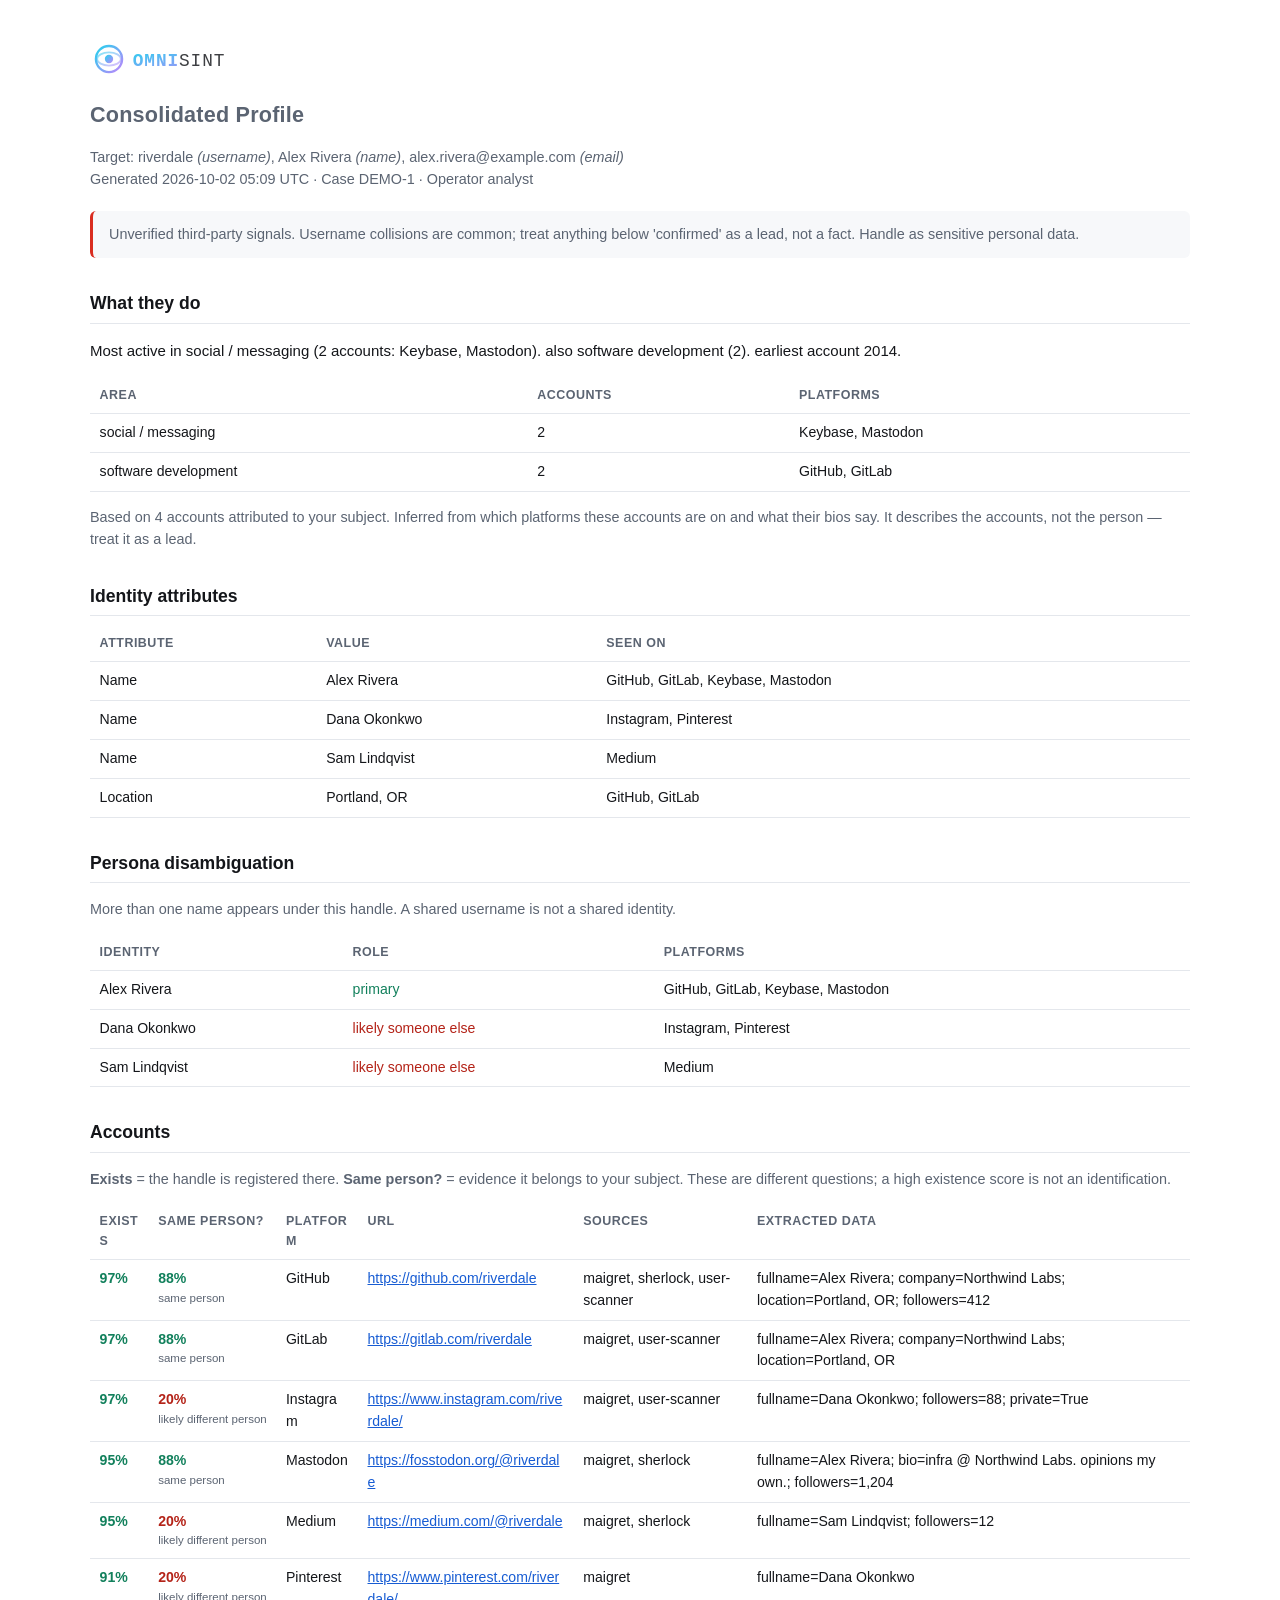
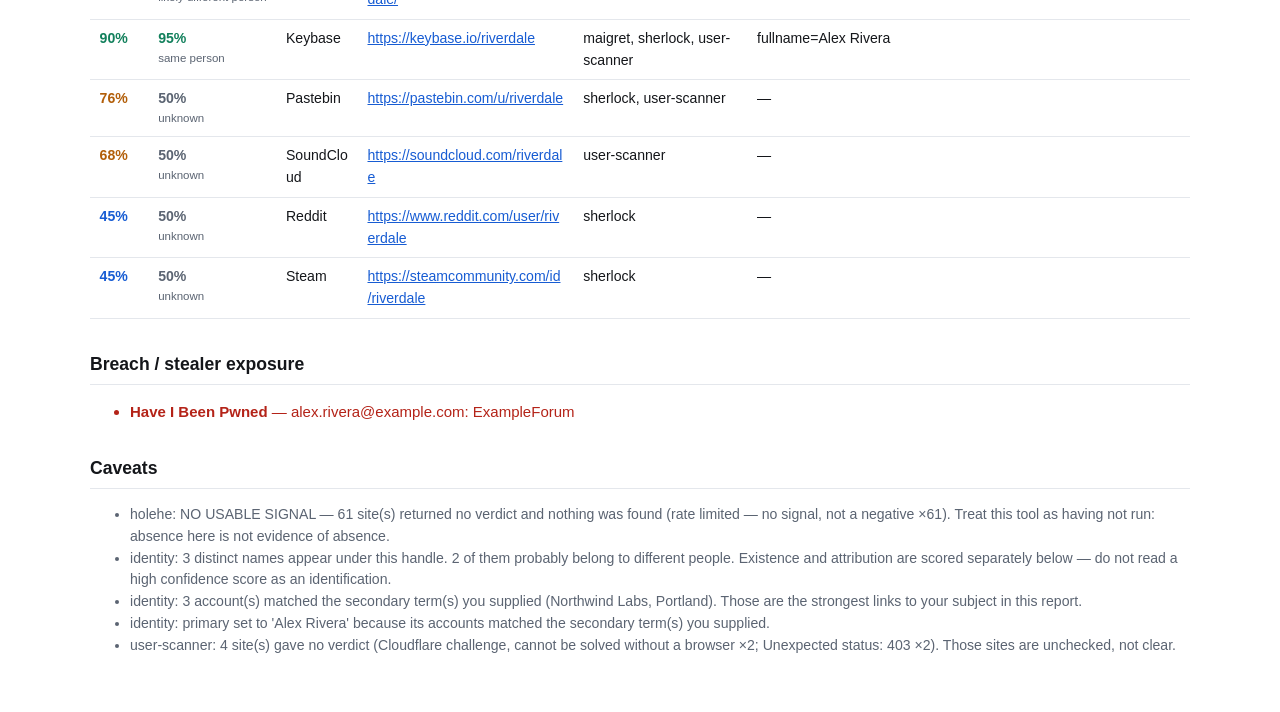
<file: examples/sample-report.html>
<!doctype html><meta charset="utf-8">
<title>Omnisint — riverdale, Alex Rivera, alex.rivera@example.com</title>
<style>
:root{--bg:#fff;--fg:#14161a;--mut:#5b6472;--line:#e4e7ec;--card:#f7f8fa}
@media(prefers-color-scheme:dark){:root{--bg:#0f1115;--fg:#e6e9ef;--mut:#98a2b3;--line:#242833;--card:#161923}}
body{background:var(--bg);color:var(--fg);font:15px/1.55 -apple-system,BlinkMacSystemFont,"Segoe UI",Inter,sans-serif;margin:0;padding:2.5rem 1.25rem;max-width:1100px;margin-inline:auto}
h1{font-size:1.6rem;margin:0 0 .3rem} h2{font-size:1.1rem;margin:2rem 0 .6rem;border-bottom:1px solid var(--line);padding-bottom:.35rem}
.meta{color:var(--mut);font-size:.9rem}
.note{background:var(--card);border-left:3px solid #d92d20;padding:.8rem 1rem;border-radius:6px;margin:1.25rem 0;color:var(--mut);font-size:.9rem}
table{width:100%;border-collapse:collapse;font-size:.88rem}
th,td{text-align:left;padding:.5rem .6rem;border-bottom:1px solid var(--line);vertical-align:top;word-break:break-word}
th{color:var(--mut);font-weight:600;font-size:.78rem;text-transform:uppercase;letter-spacing:.04em}
td.c{font-variant-numeric:tabular-nums;font-weight:700}
tr.confirmed td.c{color:#12805c} tr.probable td.c{color:#b25e09} tr.possible td.c{color:#175cd3} tr.weak td.c{color:var(--mut)}
td.a{font-variant-numeric:tabular-nums;font-weight:600;white-space:nowrap}
td.a .al{display:block;font-weight:400;font-size:.72rem;color:var(--mut)}
.same,td.a.same{color:#12805c} .diff,td.a.diff{color:#b42318} .unk,td.a.unk{color:var(--mut)}
a{color:#175cd3} ul.breach li{color:#b42318} ul.warn li{color:var(--mut);font-size:.88rem}
.wrap{overflow-x:auto}
.brand{margin:0 0 1.25rem} .brand svg{display:block;max-width:100%;height:auto}
h1{font-size:1.35rem;color:var(--mut);font-weight:600;letter-spacing:.01em}
</style>
<header class="brand"><svg viewBox="0 0 420 64" height="38" role="img" aria-label="Omnisint"
     xmlns="http://www.w3.org/2000/svg">
  <defs>
    <linearGradient id="og" x1="0" y1="0" x2="1" y2="1">
      <stop offset="0%" stop-color="#22d3ee"/>
      <stop offset="100%" stop-color="#c084fc"/>
    </linearGradient>
  </defs>
  <circle cx="32" cy="32" r="22" fill="none" stroke="url(#og)" stroke-width="4"/>
  <ellipse cx="32" cy="32" rx="20" ry="11" fill="none"
           stroke="url(#og)" stroke-width="3" opacity=".55"/>
  <circle cx="32" cy="32" r="7" fill="url(#og)"/>
  <text x="72" y="43" font-family="ui-monospace,SFMono-Regular,Menlo,monospace"
        font-size="30" letter-spacing="1.5">
    <tspan font-weight="700" fill="url(#og)">OMNI</tspan><tspan
       font-weight="400" fill="currentColor" opacity=".82">SINT</tspan>
  </text>
</svg></header>
<h1>Consolidated Profile</h1>
<p class="meta">Target: riverdale <em>(username)</em>, Alex Rivera <em>(name)</em>, alex.rivera@example.com <em>(email)</em><br>Generated 2026-10-02 05:09 UTC
 · Case DEMO-1 · Operator analyst</p>
<div class="note">Unverified third-party signals. Username collisions are common; treat anything below &#x27;confirmed&#x27; as a lead, not a fact. Handle as sensitive personal data.</div>
<h2>What they do</h2>
<p>Most active in social / messaging (2 accounts: Keybase, Mastodon). also software development (2). earliest account 2014.</p>
<div class="wrap"><table><tr><th>Area</th><th>Accounts</th><th>Platforms</th></tr>
<tr><td>social / messaging</td><td>2</td><td>Keybase, Mastodon</td></tr><tr><td>software development</td><td>2</td><td>GitHub, GitLab</td></tr>
</table></div>
<p class="meta">Based on 4 accounts attributed to your subject. Inferred from which platforms these accounts are on and what their bios say. It describes the accounts, not the person — treat it as a lead.</p>
<h2>Identity attributes</h2>
<div class="wrap"><table><tr><th>Attribute</th><th>Value</th><th>Seen on</th></tr>
<tr><td>Name</td><td>Alex Rivera</td><td>GitHub, GitLab, Keybase, Mastodon</td></tr><tr><td>Name</td><td>Dana Okonkwo</td><td>Instagram, Pinterest</td></tr><tr><td>Name</td><td>Sam Lindqvist</td><td>Medium</td></tr><tr><td>Location</td><td>Portland, OR</td><td>GitHub, GitLab</td></tr></table></div>
<h2>Persona disambiguation</h2><p class="meta">More than one name appears under this handle. A shared username is not a shared identity.</p><div class='wrap'><table><tr><th>Identity</th><th>Role</th><th>Platforms</th></tr><tr><td>Alex Rivera</td><td class="same">primary</td><td>GitHub, GitLab, Keybase, Mastodon</td></tr><tr><td>Dana Okonkwo</td><td class="diff">likely someone else</td><td>Instagram, Pinterest</td></tr><tr><td>Sam Lindqvist</td><td class="diff">likely someone else</td><td>Medium</td></tr></table></div>
<h2>Accounts</h2>
<p class="meta"><strong>Exists</strong> = the handle is registered there.
<strong>Same person?</strong> = evidence it belongs to your subject. These are
different questions; a high existence score is not an identification.</p>
<div class="wrap"><table>
<tr><th>Exists</th><th>Same person?</th><th>Platform</th><th>URL</th><th>Sources</th><th>Extracted data</th></tr>
<tr class="confirmed"><td class="c">97%</td><td class="a same">88%<span class="al">same person</span></td><td>GitHub</td><td><a href="https://github.com/riverdale" rel="noreferrer noopener">https://github.com/riverdale</a></td><td>maigret, sherlock, user-scanner</td><td>fullname=Alex Rivera; company=Northwind Labs; location=Portland, OR; followers=412</td></tr><tr class="confirmed"><td class="c">97%</td><td class="a same">88%<span class="al">same person</span></td><td>GitLab</td><td><a href="https://gitlab.com/riverdale" rel="noreferrer noopener">https://gitlab.com/riverdale</a></td><td>maigret, user-scanner</td><td>fullname=Alex Rivera; company=Northwind Labs; location=Portland, OR</td></tr><tr class="confirmed"><td class="c">97%</td><td class="a diff">20%<span class="al">likely different person</span></td><td>Instagram</td><td><a href="https://www.instagram.com/riverdale/" rel="noreferrer noopener">https://www.instagram.com/riverdale/</a></td><td>maigret, user-scanner</td><td>fullname=Dana Okonkwo; followers=88; private=True</td></tr><tr class="confirmed"><td class="c">95%</td><td class="a same">88%<span class="al">same person</span></td><td>Mastodon</td><td><a href="https://fosstodon.org/@riverdale" rel="noreferrer noopener">https://fosstodon.org/@riverdale</a></td><td>maigret, sherlock</td><td>fullname=Alex Rivera; bio=infra @ Northwind Labs. opinions my own.; followers=1,204</td></tr><tr class="confirmed"><td class="c">95%</td><td class="a diff">20%<span class="al">likely different person</span></td><td>Medium</td><td><a href="https://medium.com/@riverdale" rel="noreferrer noopener">https://medium.com/@riverdale</a></td><td>maigret, sherlock</td><td>fullname=Sam Lindqvist; followers=12</td></tr><tr class="confirmed"><td class="c">91%</td><td class="a diff">20%<span class="al">likely different person</span></td><td>Pinterest</td><td><a href="https://www.pinterest.com/riverdale/" rel="noreferrer noopener">https://www.pinterest.com/riverdale/</a></td><td>maigret</td><td>fullname=Dana Okonkwo</td></tr><tr class="confirmed"><td class="c">90%</td><td class="a same">95%<span class="al">same person</span></td><td>Keybase</td><td><a href="https://keybase.io/riverdale" rel="noreferrer noopener">https://keybase.io/riverdale</a></td><td>maigret, sherlock, user-scanner</td><td>fullname=Alex Rivera</td></tr><tr class="probable"><td class="c">76%</td><td class="a unk">50%<span class="al">unknown</span></td><td>Pastebin</td><td><a href="https://pastebin.com/u/riverdale" rel="noreferrer noopener">https://pastebin.com/u/riverdale</a></td><td>sherlock, user-scanner</td><td>—</td></tr><tr class="probable"><td class="c">68%</td><td class="a unk">50%<span class="al">unknown</span></td><td>SoundCloud</td><td><a href="https://soundcloud.com/riverdale" rel="noreferrer noopener">https://soundcloud.com/riverdale</a></td><td>user-scanner</td><td>—</td></tr><tr class="possible"><td class="c">45%</td><td class="a unk">50%<span class="al">unknown</span></td><td>Reddit</td><td><a href="https://www.reddit.com/user/riverdale" rel="noreferrer noopener">https://www.reddit.com/user/riverdale</a></td><td>sherlock</td><td>—</td></tr><tr class="possible"><td class="c">45%</td><td class="a unk">50%<span class="al">unknown</span></td><td>Steam</td><td><a href="https://steamcommunity.com/id/riverdale" rel="noreferrer noopener">https://steamcommunity.com/id/riverdale</a></td><td>sherlock</td><td>—</td></tr>
</table></div>
<h2>Breach / stealer exposure</h2><ul class='breach'><li><strong>Have I Been Pwned</strong> — alex.rivera@example.com: ExampleForum</li></ul>
<h2>Caveats</h2><ul class='warn'><li>holehe: NO USABLE SIGNAL — 61 site(s) returned no verdict and nothing was found (rate limited — no signal, not a negative ×61). Treat this tool as having not run: absence here is not evidence of absence.</li><li>identity: 3 distinct names appear under this handle. 2 of them probably belong to different people. Existence and attribution are scored separately below — do not read a high confidence score as an identification.</li><li>identity: 3 account(s) matched the secondary term(s) you supplied (Northwind Labs, Portland). Those are the strongest links to your subject in this report.</li><li>identity: primary set to &#x27;Alex Rivera&#x27; because its accounts matched the secondary term(s) you supplied.</li><li>user-scanner: 4 site(s) gave no verdict (Cloudflare challenge, cannot be solved without a browser ×2; Unexpected status: 403 ×2). Those sites are unchecked, not clear.</li></ul>
</file>
